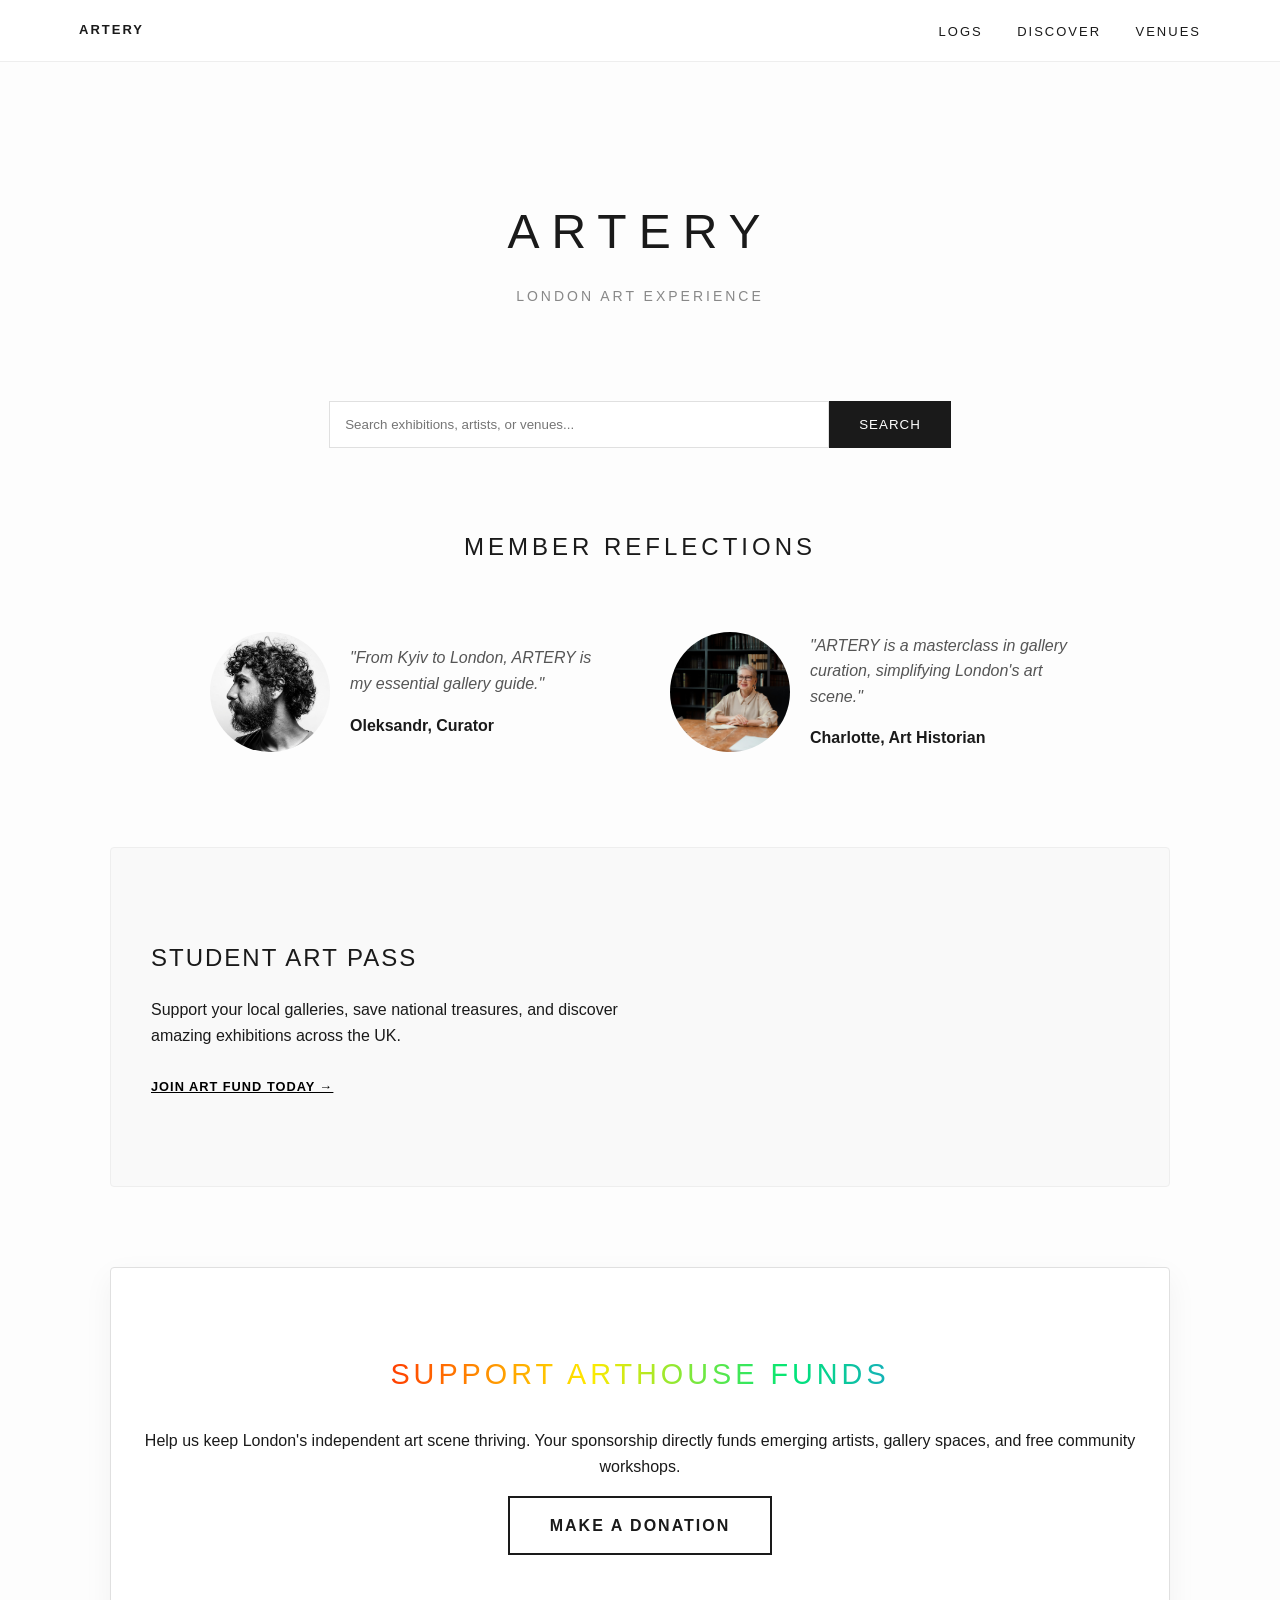
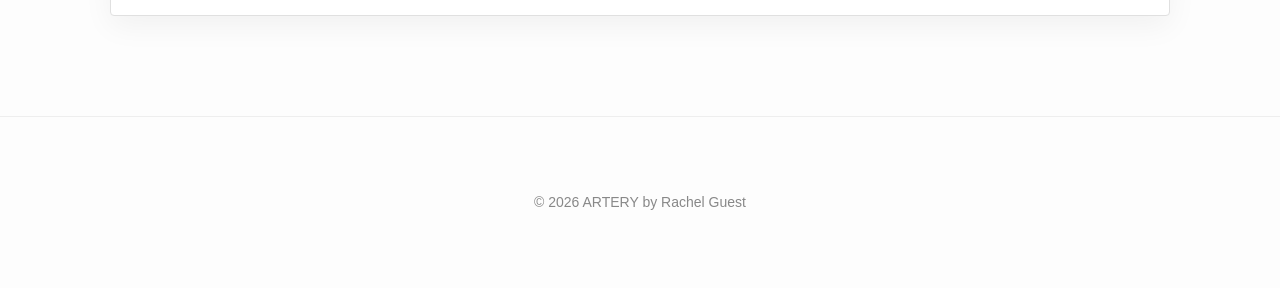
<file: index.html>
<!doctype html>
<html lang="en">
  <head>
    <meta charset="UTF-8" />
    <meta name="viewport" content="width=device-width, initial-scale=1.0" />
    <title>ARTERY | Home</title>
    <link rel="stylesheet" href="styles.css" />
  </head>
  <body>
    <nav class="topnav">
      <a href="index.html" class="active">ARTERY</a>
      <div class="nav-links">
        <a href="logs.html">Logs</a>
        <a href="discover.html">Discover</a>
        <a href="venue.html">Venues</a>
      </div>
    </nav>

    <main class="container">
      <header class="hero-header">
        <h1>ARTERY</h1>
        <p>London Art Experience</p>
      </header>

      <form class="search-section">
        <input
          type="text"
          placeholder="Search exhibitions, artists, or venues..."
          aria-label="Search exhibitions, artists or venues"
        />
        <button type="submit">SEARCH</button>
      </form>

      <section>
        <h2
          style="
            text-align: center;
            font-weight: 300;
            letter-spacing: 4px;
            margin-bottom: 50px;
            text-transform: uppercase;
          "
        >
          Member Reflections
        </h2>

        <div class="reflections-container">
          <div class="reflection-item">
            <img src="assets/reviewer-1.jpg" alt="Oleksandr" />
            <div>
              <p style="font-style: italic; color: #555">
                "From Kyiv to London, ARTERY is my essential gallery guide."
              </p>
              <p><strong>Oleksandr, Curator</strong></p>
            </div>
          </div>

          <div class="reflection-item">
            <img src="assets/reviewer.jpg" alt="Charlotte" />
            <div>
              <p style="font-style: italic; color: #555">
                "ARTERY is a masterclass in gallery curation, simplifying
                London's art scene."
              </p>
              <p><strong>Charlotte, Art Historian</strong></p>
            </div>
          </div>
        </div>
      </section>

      <section
        style="
          display: flex;
          align-items: center;
          gap: 40px;
          background: #f9f9f9;
          padding: 40px;
          border-radius: 4px;
          margin: 80px 0;
          flex-wrap: wrap;
          border: 1px solid #eee;
        "
      >
        <div style="flex: 1; min-width: 300px">
          <h2
            style="
              font-weight: 300;
              letter-spacing: 2px;
              text-transform: uppercase;
              margin-bottom: 20px;
            "
          >
            Student Art Pass
          </h2>
          <p>
            Support your local galleries, save national treasures, and discover
            amazing exhibitions across the UK.
          </p>
          <p style="margin-top: 25px">
            <a
              href="https://www.artfund.org"
              target="_blank"
              style="
                color: black;
                font-weight: bold;
                text-decoration: underline;
                text-transform: uppercase;
                letter-spacing: 1px;
                font-size: 0.8rem;
              "
            >
              Join Art Fund Today →
            </a>
          </p>
        </div>

        <div style="flex: 1; min-width: 300px">
          <iframe
            width="100%"
            height="250"
            src="https://www.youtube.com/embed/1qnzmHQ0pWI"
            title="Art Fund Promotional Video"
            frameborder="0"
            allowfullscreen
            style="border-radius: 4px"
          ></iframe>
        </div>
      </section>

      <section class="arthouse-sponsor">
        <h2>Support ArtHouse Funds</h2>
        <p>
          Help us keep London's independent art scene thriving. Your sponsorship
          directly funds emerging artists, gallery spaces, and free community
          workshops.
        </p>
        <a
          href="https://arthouseunlimited.org/products/donate"
          target="_blank"
          class="donate-btn"
          >Make a Donation</a
        >
      </section>
    </main>

    <footer>
      <p>© 2026 ARTERY by Rachel Guest</p>
    </footer>
  </body>
</html>
</file>
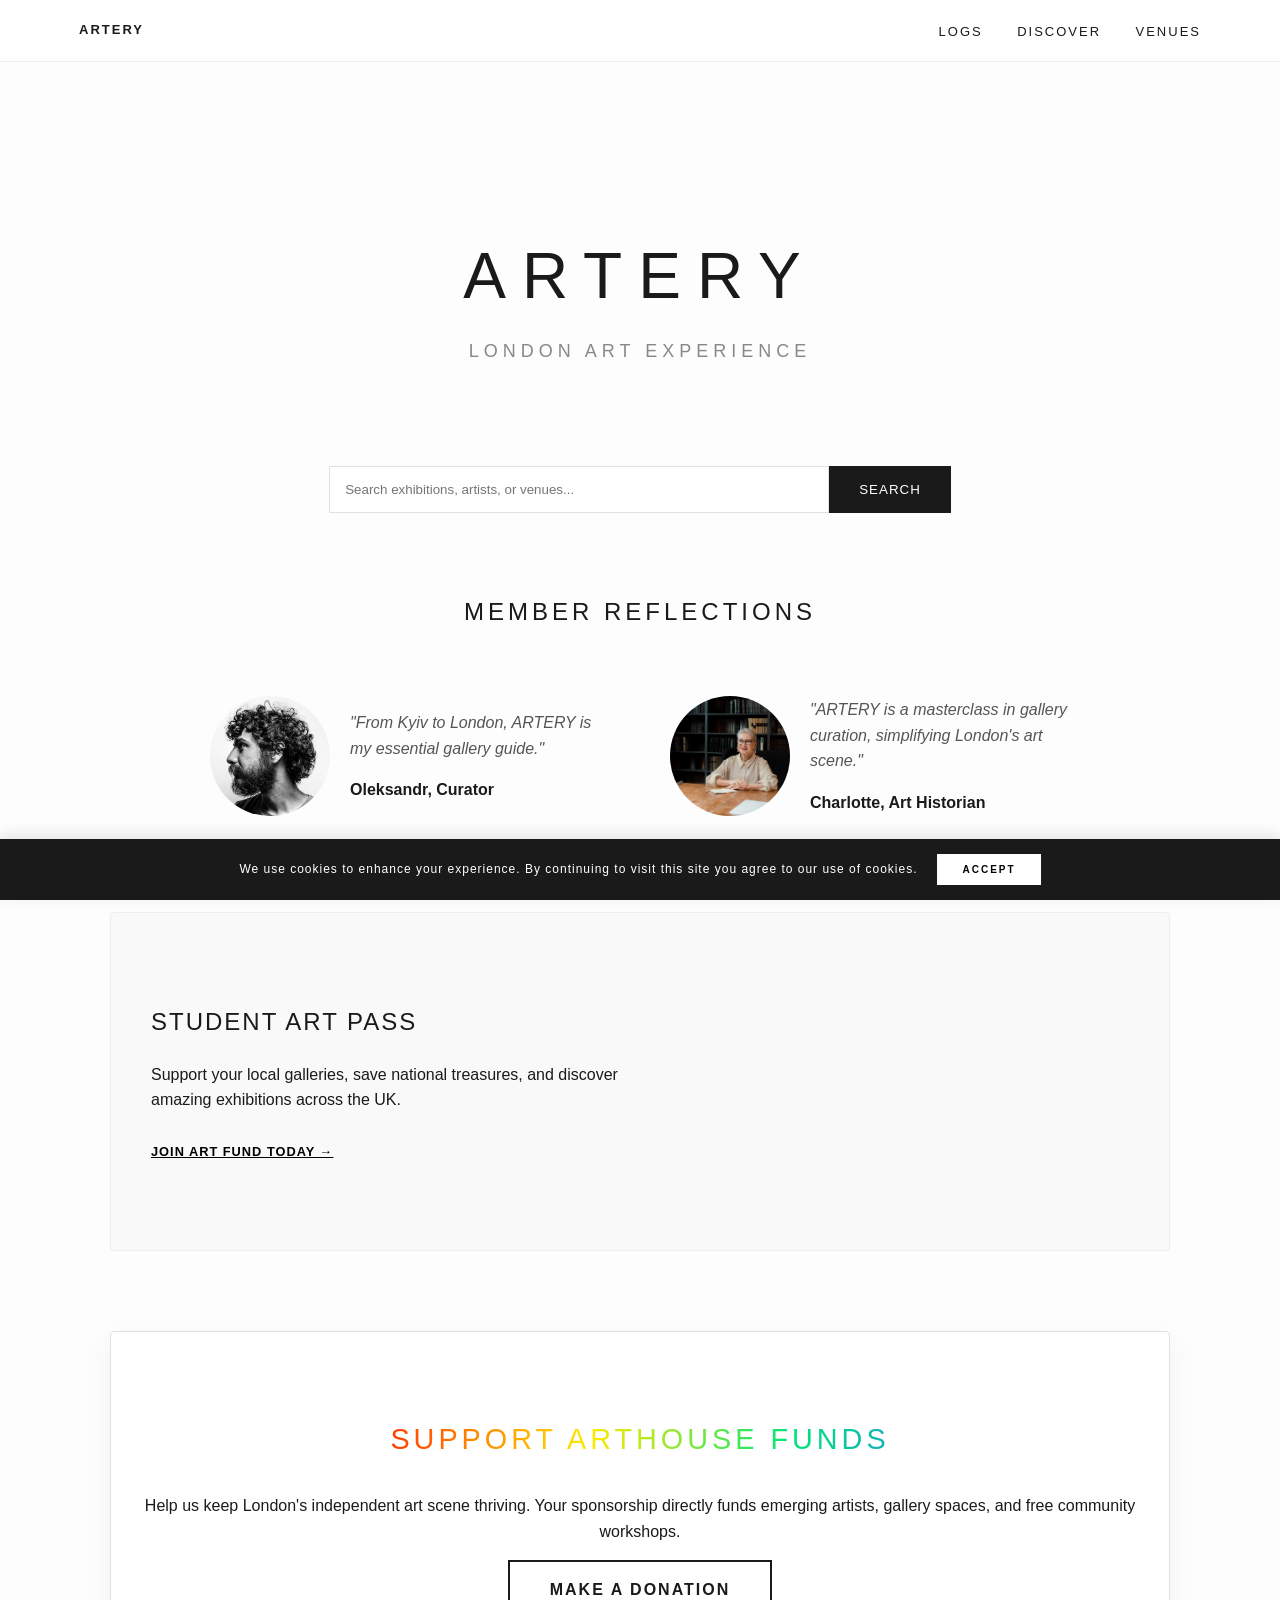
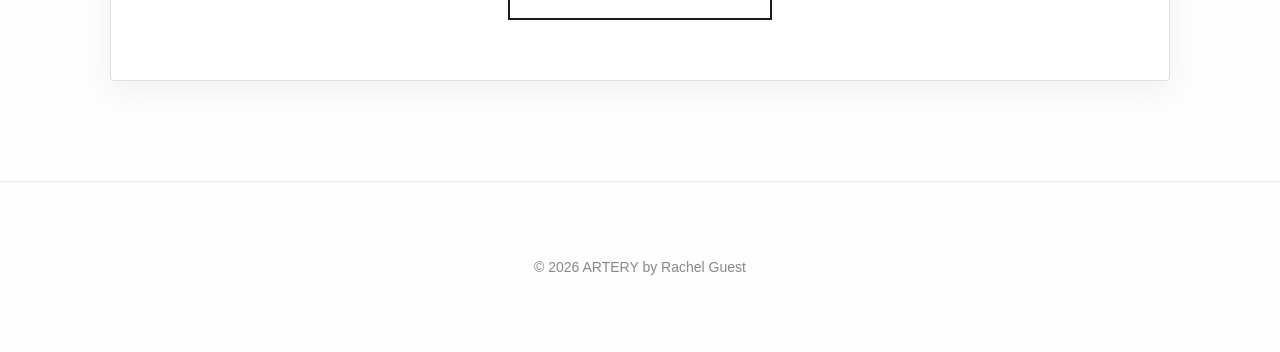
<file: artery/index.html>
<!doctype html>
<html lang="en">

<head>
  <meta charset="UTF-8" />
  <meta name="viewport" content="width=device-width, initial-scale=1.0" />
  <title>ARTERY | Home</title>

  <link rel="stylesheet" href="styles.css" />

  <style>
    /* ==========================================================================
       PAGE-SPECIFIC STYLES
       ========================================================================== */

    /* Hero Header Styling  */
    .hero-header {
      text-align: center;
      padding: 100px 0 60px 0;
    }

    .hero-header h1 {
      font-weight: 300;
      letter-spacing: 16px;
      font-size: 64px;
      margin-bottom: 10px;
      text-transform: uppercase;
      color: #1a1a1a;
    }

    .hero-header p {
      text-transform: uppercase;
      color: #888;
      letter-spacing: 5px;
      font-size: 18px;
      margin: 0;
    }

    /* Cookie Banner Styling */
    .cookie-banner {
      position: fixed;
      bottom: 0;
      left: 0;
      width: 100%;
      background-color: #1a1a1a;
      color: #fff;
      text-align: center;
      padding: 15px 20px;
      display: flex;
      justify-content: center;
      align-items: center;
      gap: 20px;
      z-index: 9999;
      font-family: "Helvetica Neue", Helvetica, Arial, sans-serif;
      font-size: 12px;
      letter-spacing: 1px;
      box-sizing: border-box;
      box-shadow: 0 -4px 15px rgba(0, 0, 0, 0.1);
    }

    .cookie-banner p {
      margin: 0;
    }

    .cookie-banner button {
      background: #fff;
      color: #000;
      border: none;
      padding: 10px 25px;
      text-transform: uppercase;
      letter-spacing: 2px;
      font-weight: bold;
      cursor: pointer;
      font-size: 10px;
      transition: background 0.3s ease;
    }

    .cookie-banner button:hover {
      background: #e0e0e0;
    }
  </style>
</head>

<body>
  <nav class="topnav">
    <a href="index.html" class="active">ARTERY</a>

    <div class="nav-links">
      <a href="logs.html">Logs</a>
      <a href="discover.html">Discover</a>
      <a href="venue.html">Venues</a>
    </div>
  </nav>

  <main class="container">
    <header class="hero-header">
      <h1>ARTERY</h1>
      <p>London Art Experience</p>
    </header>

    <form class="search-section">
      <input type="text" placeholder="Search exhibitions, artists, or venues..."
        aria-label="Search exhibitions, artists or venues" />
      <button type="submit">SEARCH</button>
    </form>

    <section>
      <h2 style="
            text-align: center;
            font-weight: 300;
            letter-spacing: 4px;
            margin-bottom: 50px;
            text-transform: uppercase;
          ">
        Member Reflections
      </h2>

      <div class="reflections-container">
        <div class="reflection-item">
          <img src="assets/reviewer-1.jpg" alt="Portrait of Oleksandr, curator" />
          <div>
            <p style="font-style: italic; color: #555">
              "From Kyiv to London, ARTERY is my essential gallery guide."
            </p>
            <p><strong>Oleksandr, Curator</strong></p>
          </div>
        </div>

        <div class="reflection-item">
          <img src="assets/reviewer.jpg" alt="Portrait of Charlotte, art historian" />
          <div>
            <p style="font-style: italic; color: #555">
              "ARTERY is a masterclass in gallery curation, simplifying
              London's art scene."
            </p>
            <p><strong>Charlotte, Art Historian</strong></p>
          </div>
        </div>
      </div>
    </section>

    <section style="
          display: flex;
          align-items: center;
          gap: 40px;
          background: #f9f9f9;
          padding: 40px;
          border-radius: 4px;
          margin: 80px 0;
          flex-wrap: wrap;
          border: 1px solid #eee;
        ">
      <div style="flex: 1; min-width: 300px">
        <h2 style="
              font-weight: 300;
              letter-spacing: 2px;
              text-transform: uppercase;
              margin-bottom: 20px;
            ">
          Student Art Pass
        </h2>

        <p>
          Support your local galleries, save national treasures, and discover
          amazing exhibitions across the UK.
        </p>

        <p style="margin-top: 25px">
          <a href="https://www.artfund.org" target="_blank" style="
                color: black;
                font-weight: bold;
                text-decoration: underline;
                text-transform: uppercase;
                letter-spacing: 1px;
                font-size: 0.8rem;
              ">
            Join Art Fund Today →
          </a>
        </p>
      </div>

      <div style="flex: 1; min-width: 300px">
        <iframe width="100%" height="250" src="https://www.youtube.com/embed/1qnzmHQ0pWI"
          title="Art Fund Promotional Video" frameborder="0" allowfullscreen style="border-radius: 4px">
        </iframe>
      </div>
    </section>

    <section class="arthouse-sponsor">
      <h2>Support ArtHouse Funds</h2>
      <p>
        Help us keep London's independent art scene thriving. Your sponsorship
        directly funds emerging artists, gallery spaces, and free community
        workshops.
      </p>
      <a href="https://arthouseunlimited.org/products/donate" target="_blank" class="donate-btn">
        Make a Donation
      </a>
    </section>
  </main>

  <footer>
    <p>© 2026 ARTERY by Rachel Guest</p>
  </footer>

  <div id="cookie-banner" class="cookie-banner">
    <p>
      We use cookies to enhance your experience. By continuing to visit this
      site you agree to our use of cookies.
    </p>
    <button id="accept-cookies">Accept</button>
  </div>

  <script>
    /**
     * COOKIE CONSENT LOGIC
     * Implementation: Rachel Guest
     * Reference: https://www.w3schools.com/js/js_cookies.asp
     * Technical Support / Google Gemini was consulted for explaining LocalStorage
     * implementation and event listener best practices.
     */
    document.addEventListener("DOMContentLoaded", function () {
      const banner = document.getElementById("cookie-banner");
      const acceptBtn = document.getElementById("accept-cookies");

      // Check for existing consent in LocalStorage
      if (localStorage.getItem("arteryCookieConsent") === "accepted") {
        banner.style.display = "none";
      }

      // Handle button click and set consent
      acceptBtn.addEventListener("click", function () {
        banner.style.display = "none";
        localStorage.setItem("arteryCookieConsent", "accepted");
      });
    });
  </script>
</body>

</html>
</file>
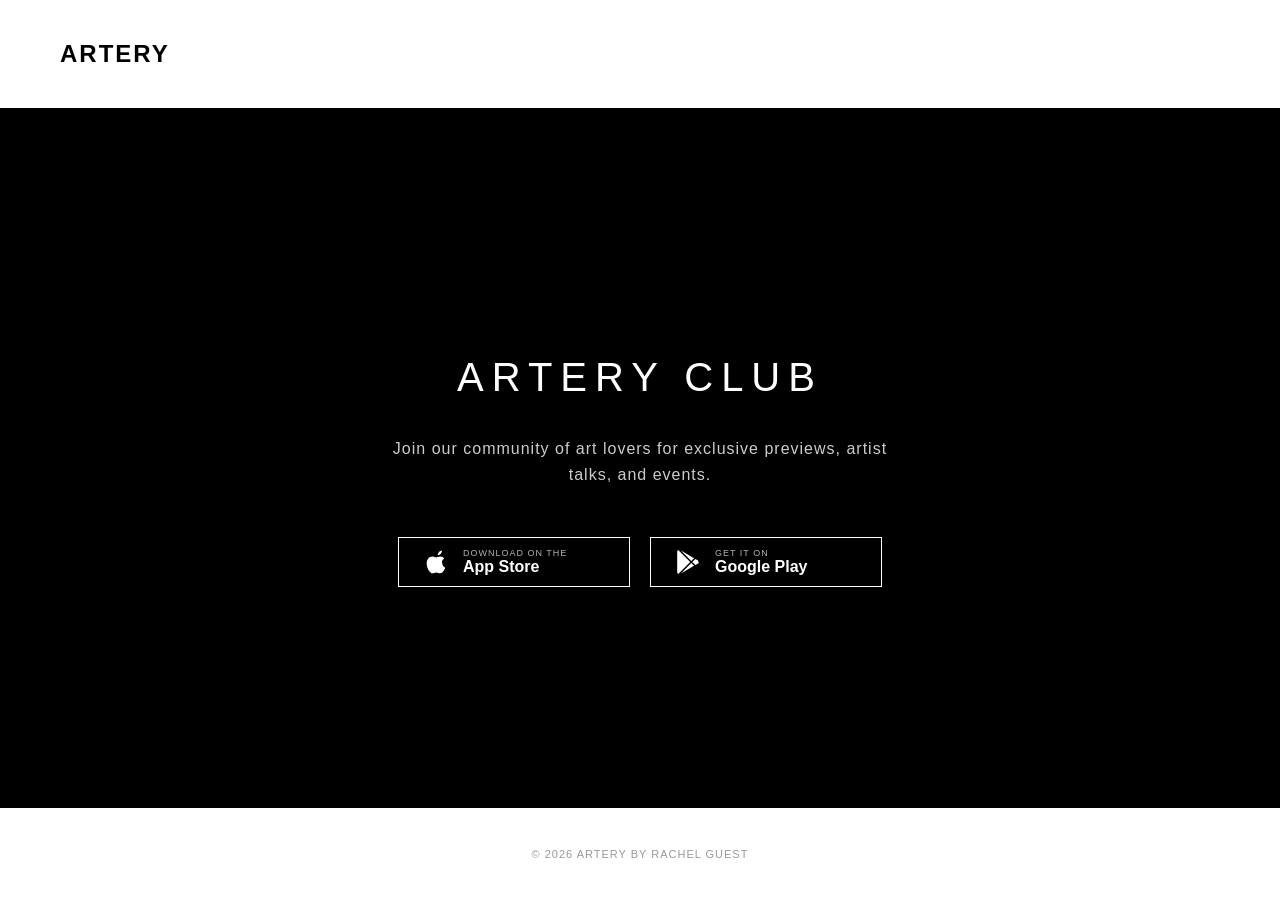
<file: arteryclub.html>
<!DOCTYPE html>
<html lang="en">
<head>
    <meta charset="UTF-8">
    <meta name="viewport" content="width=device-width, initial-scale=1.0">
    <title>ARTERY | Artery Club</title>
    <style>
        body {
            margin: 0;
            padding: 0;
            font-family: 'Helvetica Neue', Helvetica, Arial, sans-serif;
            background-color: #ffffff;
            color: #000;
            display: flex;
            flex-direction: column;
            min-height: 100vh;
        }

        header {
            padding: 40px 60px;
            display: flex;
            justify-content: space-between;
            align-items: center;
            letter-spacing: 2px;
        }

        .logo {
            font-weight: bold;
            font-size: 24px;
            text-decoration: none;
            color: #000;
        }

        /* Club Hero Section */
        .hero {
            background-color: #000;
            color: #fff;
            padding: 100px 20px;
            text-align: center;
            flex-grow: 1;
            display: flex;
            flex-direction: column;
            justify-content: center;
            align-items: center;
        }

        .hero h1 {
            font-size: clamp(24px, 5vw, 40px);
            font-weight: 300;
            letter-spacing: 8px;
            margin-bottom: 20px;
            text-transform: uppercase;
        }

        .hero p {
            font-size: 16px;
            letter-spacing: 1px;
            max-width: 500px;
            margin-bottom: 50px;
            opacity: 0.8;
            line-height: 1.6;
        }

        /* App Button Container */
        .app-buttons {
            display: flex;
            gap: 20px;
            flex-wrap: wrap;
            justify-content: center;
        }

        .btn {
            display: flex;
            align-items: center;
            border: 1px solid #fff;
            padding: 10px 25px;
            text-decoration: none;
            color: #fff;
            transition: all 0.3s ease;
            min-width: 180px;
            text-align: left;
        }

        .btn:hover {
            background-color: #fff;
            color: #000;
        }

        /* Styling the SVG icons */
        .btn svg {
            width: 24px;
            height: 24px;
            margin-right: 15px;
            fill: currentColor; /* Makes the logo change color with the text on hover */
        }

        .btn-text {
            display: flex;
            flex-direction: column;
        }

        .btn-text .top {
            font-size: 9px;
            letter-spacing: 1px;
            text-transform: uppercase;
            opacity: 0.7;
        }

        .btn-text .bottom {
            font-size: 16px;
            font-weight: bold;
        }

        footer {
            padding: 40px;
            text-align: center;
            font-size: 11px;
            color: #999;
            letter-spacing: 1px;
            text-transform: uppercase;
        }
    </style>
</head>
<body>

    <header>
        <a href="discover.html" class="logo">ARTERY</a>
    </header>

    <main class="hero">
        <h1>ARTERY CLUB</h1>
        <p>Join our community of art lovers for exclusive previews, artist talks, and events.</p>
        
        <div class="app-buttons">
            <a href="#" class="btn">
                <svg viewBox="0 0 384 512"><path d="M318.7 268.7c-.2-36.7 16.4-64.4 50-84.8-18.8-26.9-47.2-41.7-84.7-44.6-35.5-2.8-74.3 21.8-88.5 21.8-11.4 0-51.1-20.8-82.3-20.1-41.2 1-78.9 24.7-100 61.3-42 72.9-10.7 181.8 30.1 240.6 20 28.9 43.8 56.4 75.1 55.4 31.2-1 43.2-20.1 81.3-20.1 37.9 0 49.1 20.1 82 19.4 33.3-.7 54.3-24.5 74.4-53.6 23.1-33.5 32.5-65.9 33-67.6-1.7-.7-64.5-24.7-64.6-96.5zM294.1 82.2c15.6-18.7 26-44.4 23.1-70.1-22.1 1-48.8 15.2-64.5 34-14.1 16.6-26.6 42.9-23.2 67.8 24.5 1.9 49.1-13.1 64.6-31.7z"/></svg>
                <div class="btn-text">
                    <span class="top">Download on the</span>
                    <span class="bottom">App Store</span>
                </div>
            </a>

            <a href="#" class="btn">
                <svg viewBox="0 0 512 512"><path d="M325.3 234.3L104.6 13l280.8 161.2-60.1 60.1zM47 0C34 6.8 25.3 19.2 25.3 35.3v441.3c0 16.1 8.7 28.5 21.7 35.3l256.6-256L47 0zm425.2 225.6l-58.9-34.1-65.7 64.5 65.7 64.5 60.1-34.1c18-10.3 18-28.5-1.2-40.8zM325.3 277.7l60.1 60.1L104.6 499l220.7-221.3z"/></svg>
                <div class="btn-text">
                    <span class="top">Get it on</span>
                    <span class="bottom">Google Play</span>
                </div>
            </a>
        </div>
    </main>

    <footer>
        © 2026 ARTERY by Rachel Guest
    </footer>

</body>
</html>
</file>
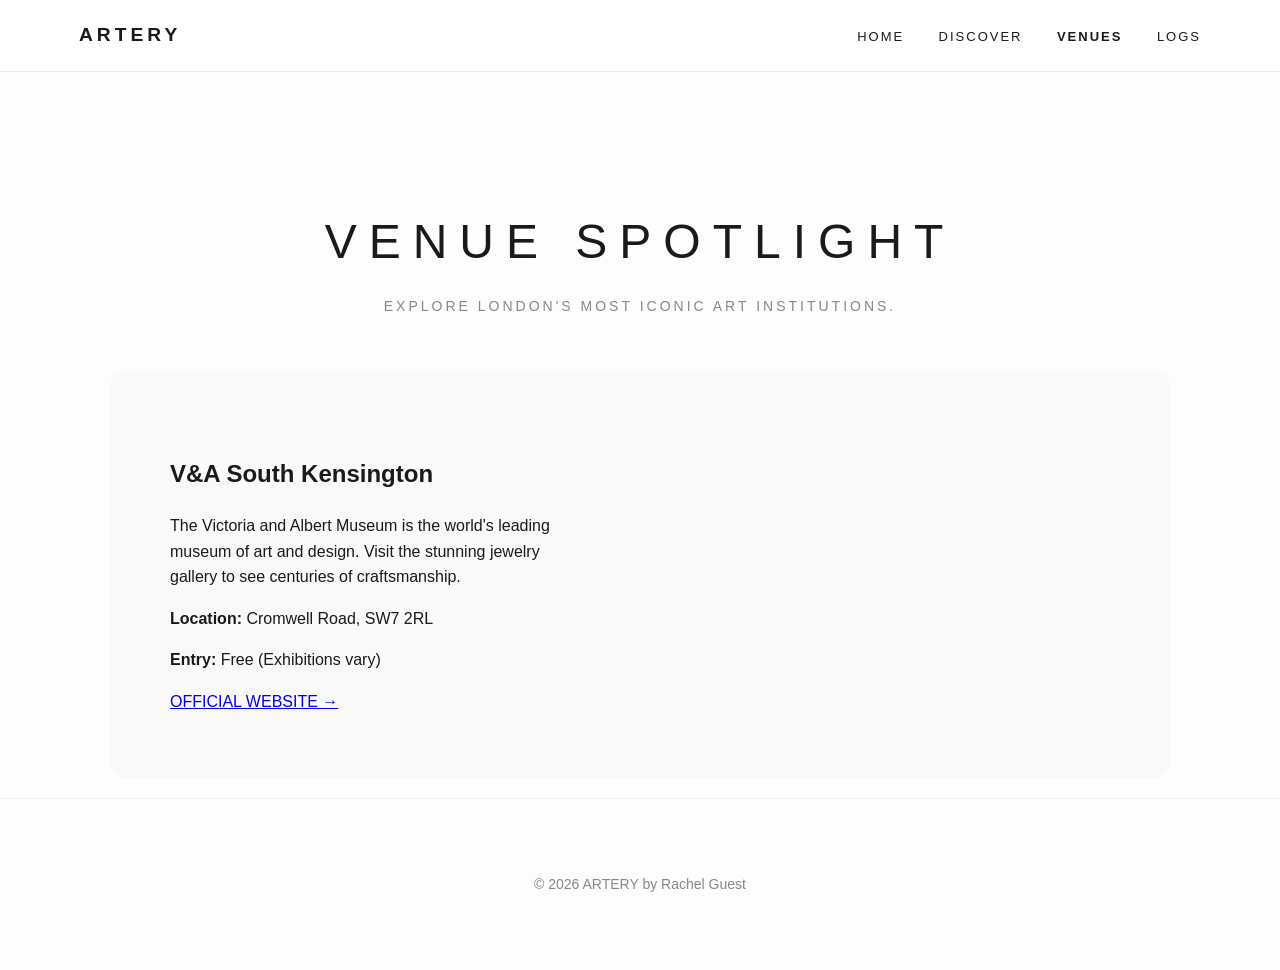
<file: venue.html>
<!doctype html>
<html lang="en">
  <head>
    <meta charset="UTF-8" />
    <meta name="viewport" content="width=device-width, initial-scale=1.0" />
    <title>ARTERY | Venues</title>
    <link rel="stylesheet" href="styles.css" />
  </head>
  <body>
    <!-- ===================== NAVIGATION ===================== -->
    <nav class="topnav">
      <a
        href="index.html"
        style="font-weight: bold; font-size: 1.2rem; letter-spacing: 4px"
        >ARTERY</a
      >
      <div class="nav-links">
        <a href="index.html">Home</a>
        <a href="discover.html">Discover</a>
        <a href="venue.html" class="active">Venues</a>
        <a href="logs.html">Logs</a>
      </div>
    </nav>

    <!-- ===================== MAIN CONTENT ===================== -->
    <main class="container">
      <header class="hero-header">
        <h1>VENUE SPOTLIGHT</h1>
        <p>EXPLORE LONDON'S MOST ICONIC ART INSTITUTIONS.</p>
      </header>

      <!-- ===================== VENUE SLIDER ===================== -->
      <div class="slider-wrapper">
        <button
          class="slide-arrow"
          id="venue-arrow-prev"
          aria-label="Previous Venue"
        >
          ‹
        </button>
        <button
          class="slide-arrow"
          id="venue-arrow-next"
          aria-label="Next Venue"
        >
          ›
        </button>

        <section class="venue-gallery" id="venue-container">
          <!-- ===================== VENUE 1 ===================== -->
          <div class="venue-slide">
            <div class="venue-info">
              <h2>V&A South Kensington</h2>
              <p>
                The Victoria and Albert Museum is the world's leading museum of
                art and design. Visit the stunning jewelry gallery to see
                centuries of craftsmanship.
              </p>
              <p><strong>Location:</strong> Cromwell Road, SW7 2RL</p>
              <p><strong>Entry:</strong> Free (Exhibitions vary)</p>
              <a href="https://www.vam.ac.uk" target="_blank" class="venue-link"
                >OFFICIAL WEBSITE →</a
              >
            </div>
            <div class="venue-video">
              <iframe
                src="https://www.youtube.com/embed/KK59F59HYl0"
                frameborder="0"
                allowfullscreen
              ></iframe>
            </div>
          </div>

          <!-- ===================== VENUE 2 ===================== -->
          <div class="venue-slide">
            <div class="venue-info">
              <h2>The National Gallery</h2>
              <p>
                Home to one of the greatest collections of paintings in the
                world, located in the heart of Trafalgar Square.
              </p>
              <p>
                <strong>Location:</strong> Trafalgar Square, London WC2N 5DN
              </p>
              <p><strong>Entry:</strong> Free</p>
              <a
                href="https://nationalgallery.org.uk"
                target="_blank"
                class="venue-link"
                >OFFICIAL WEBSITE →</a
              >
            </div>
            <div class="venue-video">
              <iframe
                src="https://www.youtube.com/embed/Ck5PuU0HB8k"
                frameborder="0"
                allowfullscreen
              ></iframe>
            </div>
          </div>

          <!-- ===================== VENUE 3 ===================== -->
          <div class="venue-slide">
            <div class="venue-info">
              <h2>The Design Museum</h2>
              <p>
                Devoted to contemporary design in every form, from architecture
                and fashion to graphics and product design.
              </p>
              <p>
                <strong>Location:</strong> 224-238 Kensington High St, W8 6AG
              </p>
              <p><strong>Entry:</strong> Ticketed</p>
              <a
                href="https://designmuseum.org"
                target="_blank"
                class="venue-link"
                >OFFICIAL WEBSITE →</a
              >
            </div>
            <div class="venue-video">
              <iframe
                src="https://www.youtube.com/embed/X1XwYjnOb7w"
                frameborder="0"
                allowfullscreen
              ></iframe>
            </div>
          </div>

          <!-- ===================== VENUE 4 ===================== -->
          <div class="venue-slide">
            <div class="venue-info">
              <h2>Fashion and Textile Museum</h2>
              <p>
                A cutting-edge center for contemporary fashion, textiles, and
                jewelry in London, founded by Zandra Rhodes.
              </p>
              <p><strong>Location:</strong> 83 Bermondsey St, London SE1 3XF</p>
              <p><strong>Entry:</strong> Ticketed</p>
              <a
                href="https://fashiontextilemuseum.org/"
                target="_blank"
                class="venue-link"
                >OFFICIAL WEBSITE →</a
              >
            </div>
            <div class="venue-video">
              <iframe
                src="https://www.youtube.com/embed/u_88j9B2qEQ"
                frameborder="0"
                allowfullscreen
              ></iframe>
            </div>
          </div>

          <!-- ===================== VENUE 5 ===================== -->
          <div class="venue-slide">
            <div class="venue-info">
              <h2>Young V&A</h2>
              <p>
                A museum designed with and for children, young people, and
                families to spark imagination and creativity.
              </p>
              <p><strong>Location:</strong> Bethnal Green, London E2 9PA</p>
              <p><strong>Entry:</strong> Free</p>
              <a
                href="https://www.vam.ac.uk/young"
                target="_blank"
                class="venue-link"
                >OFFICIAL WEBSITE →</a
              >
            </div>
            <div class="venue-video">
              <iframe
                src="https://www.youtube.com/embed/D3C9U6d_Ra0"
                frameborder="0"
                allowfullscreen
              ></iframe>
            </div>
          </div>
        </section>
      </div>
    </main>

    <!-- ===================== FOOTER ===================== -->
    <footer>
      <p>© 2026 ARTERY by Rachel Guest</p>
    </footer>

    <!-- ===================== VENUE SLIDER JS ===================== -->
    <script>
      const vContainer = document.getElementById("venue-container");
      const vNextButton = document.getElementById("venue-arrow-next");
      const vPrevButton = document.getElementById("venue-arrow-prev");

      vNextButton.addEventListener("click", () => {
        const slideWidth = vContainer.querySelector(".venue-slide").offsetWidth;
        vContainer.scrollLeft += slideWidth + 60; // add gap
      });

      vPrevButton.addEventListener("click", () => {
        const slideWidth = vContainer.querySelector(".venue-slide").offsetWidth;
        vContainer.scrollLeft -= slideWidth + 60;
      });
    </script>
  </body>
</html>
</file>
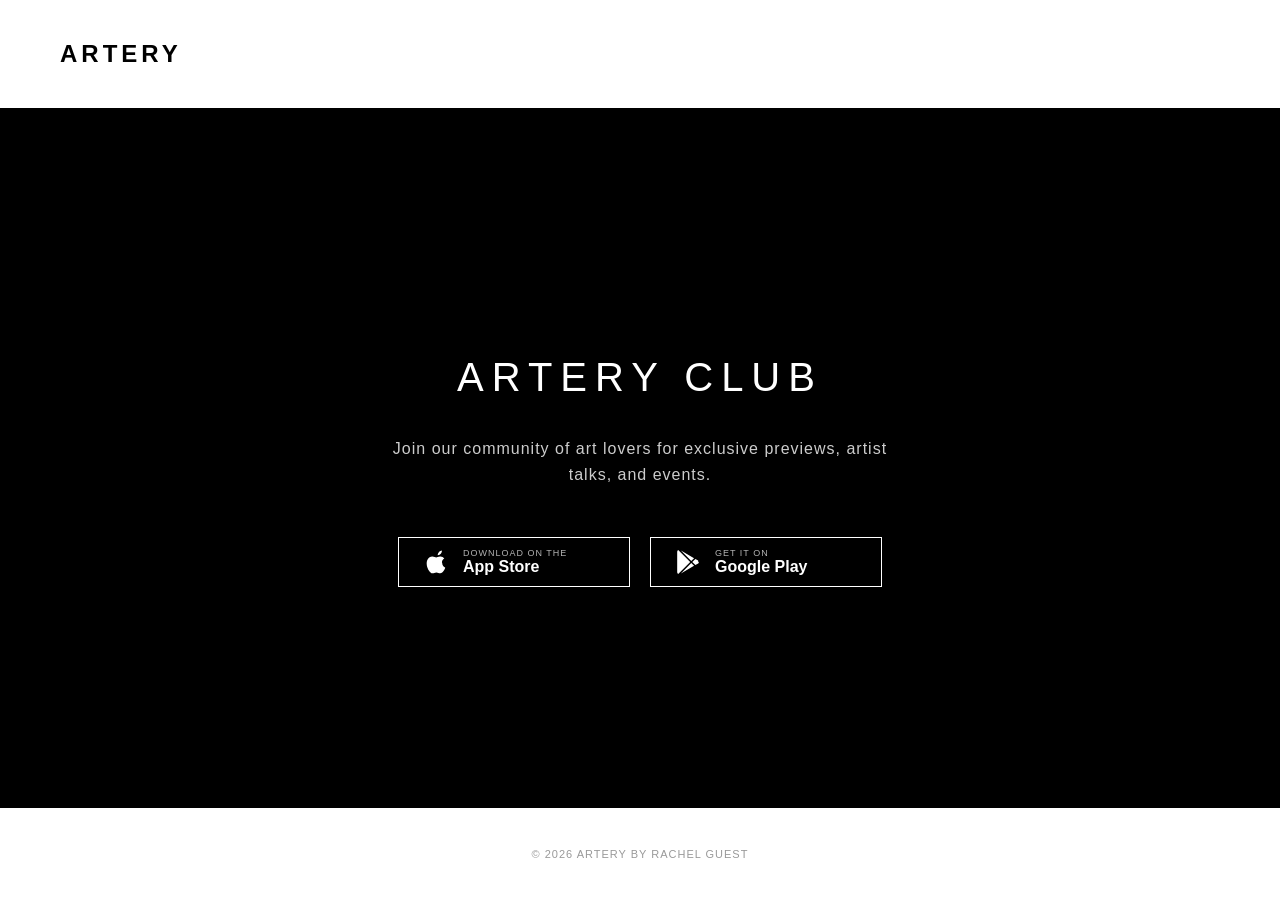
<file: artery/arteryclub.html>
<!doctype html>
<html lang="en">

<head>
    <meta charset="UTF-8" />
    <meta name="viewport" content="width=device-width, initial-scale=1.0" />
    <title>ARTERY | Artery Club</title>
    <style>
        /* ==========================================================================
       GLOBAL CLUB STYLES
       Author: Rachel Guest
       Sourced Logic: Flexbox Centering via W3Schools 
       (https://www.w3schools.com/css/css3_flexbox.asp)
       ========================================================================== */
        body {
            margin: 0;
            padding: 0;
            font-family: "Helvetica Neue", Helvetica, Arial, sans-serif;
            background-color: #ffffff;
            color: #000;
            display: flex;
            flex-direction: column;
            min-height: 100vh;
        }

        header {
            padding: 40px 60px;
            display: flex;
            justify-content: space-between;
            align-items: center;
            letter-spacing: 2px;
        }

        .logo {
            font-weight: bold;
            font-size: 24px;
            text-decoration: none;
            color: #000;
            letter-spacing: 4px;
        }

        /* --- CLUB HERO SECTION --- 
       Designed as a high-contrast landing area to drive app downloads.
    */
        .hero {
            background-color: #000;
            color: #fff;
            padding: 100px 20px;
            text-align: center;
            flex-grow: 1;
            display: flex;
            flex-direction: column;
            justify-content: center;
            align-items: center;
        }

        .hero h1 {
            font-size: clamp(24px, 5vw, 40px);
            font-weight: 300;
            letter-spacing: 8px;
            margin-bottom: 20px;
            text-transform: uppercase;
        }

        .hero p {
            font-size: 16px;
            letter-spacing: 1px;
            max-width: 500px;
            margin-bottom: 50px;
            opacity: 0.8;
            line-height: 1.6;
        }

        /* --- APP BUTTON CONTAINER --- 
       Button styling logic: Inspired by W3Schools Button Groups
       (https://www.w3schools.com/howto/howto_css_button_group.asp)
    */
        .app-buttons {
            display: flex;
            gap: 20px;
            flex-wrap: wrap;
            justify-content: center;
        }

        .btn {
            display: flex;
            align-items: center;
            border: 1px solid #fff;
            padding: 10px 25px;
            text-decoration: none;
            color: #fff;
            transition: all 0.3s ease;
            min-width: 180px;
            text-align: left;
        }

        .btn:hover {
            background-color: #fff;
            color: #000;
        }

        /* --- SVG ICON STYLING --- 
       Citations: Icons sourced via Font Awesome SVG library patterns 
       (Reference: https://www.w3schools.com/graphics/svg_intro.asp)
    */
        .btn svg {
            width: 24px;
            height: 24px;
            margin-right: 15px;
            fill: currentColor;
            /* Inherits text colour for seamless hover transitions */
        }

        .btn-text {
            display: flex;
            flex-direction: column;
        }

        .btn-text .top {
            font-size: 9px;
            letter-spacing: 1px;
            text-transform: uppercase;
            opacity: 0.7;
        }

        .btn-text .bottom {
            font-size: 16px;
            font-weight: bold;
        }

        footer {
            padding: 40px;
            text-align: center;
            font-size: 11px;
            color: #999;
            letter-spacing: 1px;
            text-transform: uppercase;
        }
    </style>
</head>

<body>
    <header>
        <a href="discover.html" class="logo">ARTERY</a>
    </header>

    <main class="hero">
        <h1>ARTERY CLUB</h1>
        <p>
            Join our community of art lovers for exclusive previews, artist talks,
            and events.
        </p>

        <div class="app-buttons">
            <a href="#" class="btn">
                <svg viewBox="0 0 384 512">
                    <path
                        d="M318.7 268.7c-.2-36.7 16.4-64.4 50-84.8-18.8-26.9-47.2-41.7-84.7-44.6-35.5-2.8-74.3 21.8-88.5 21.8-11.4 0-51.1-20.8-82.3-20.1-41.2 1-78.9 24.7-100 61.3-42 72.9-10.7 181.8 30.1 240.6 20 28.9 43.8 56.4 75.1 55.4 31.2-1 43.2-20.1 81.3-20.1 37.9 0 49.1 20.1 82 19.4 33.3-.7 54.3-24.5 74.4-53.6 23.1-33.5 32.5-65.9 33-67.6-1.7-.7-64.5-24.7-64.6-96.5zM294.1 82.2c15.6-18.7 26-44.4 23.1-70.1-22.1 1-48.8 15.2-64.5 34-14.1 16.6-26.6 42.9-23.2 67.8 24.5 1.9 49.1-13.1 64.6-31.7z" />
                </svg>
                <div class="btn-text">
                    <span class="top">Download on the</span>
                    <span class="bottom">App Store</span>
                </div>
            </a>

            <a href="#" class="btn">
                <svg viewBox="0 0 512 512">
                    <path
                        d="M325.3 234.3L104.6 13l280.8 161.2-60.1 60.1zM47 0C34 6.8 25.3 19.2 25.3 35.3v441.3c0 16.1 8.7 28.5 21.7 35.3l256.6-256L47 0zm425.2 225.6l-58.9-34.1-65.7 64.5 65.7 64.5 60.1-34.1c18-10.3 18-28.5-1.2-40.8zM325.3 277.7l60.1 60.1L104.6 499l220.7-221.3z" />
                </svg>
                <div class="btn-text">
                    <span class="top">Get it on</span>
                    <span class="bottom">Google Play</span>
                </div>
            </a>
        </div>
    </main>

    <footer>© 2026 ARTERY by Rachel Guest</footer>
</body>

</html>
</file>
<file: styles.css>
/* =====================================================
GLOBAL RESET
===================================================== */

* {
  box-sizing: border-box;
  }

/* =====================================================
ROOT VARIABLES
===================================================== */
:root {
--main-bg: #fdfdfd;
--text-color: #1a1a1a;
--accent-gray: #e0e0e0;
--nav-bg: #ffffff;
--button-green: #2ecc71;
}

/* =====================================================
GLOBAL STYLES
===================================================== */
body {
font-family: "Helvetica Neue", Arial, sans-serif;
background-color: var(--main-bg);
color: var(--text-color);
margin: 0;
line-height: 1.6;
}

.container {
max-width: 1100px;
margin: auto;
padding: 20px;
}

/* =====================
NAVIGATION
===================== */
.topnav {
display: flex;
justify-content: space-between;
align-items: center;
background-color: var(--nav-bg);
padding: 10px 5%;
border-bottom: 1px solid #eee;
position: sticky;
top: 0;
z-index: 1000;
}

.topnav a {
text-decoration: none;
text-transform: uppercase;
letter-spacing: 2px;
font-size: 13px;
padding: 10px 15px;
color: var(--text-color);
transition: 0.3s;
}

.topnav a.active {
font-weight: bold;
}

/* =====================
HOME PAGE & HERO
===================== */
.hero-header {
text-align: center;
padding: 80px 0 40px 0;
}

.hero-header h1 {
font-weight: 300;
letter-spacing: 12px;
font-size: 48px;
margin-bottom: 5px;
text-transform: uppercase;
}

.hero-header p {
text-transform: uppercase;
color: #888;
letter-spacing: 3px;
font-size: 14px;
}

.search-section {
display: flex;
justify-content: center;
margin: 40px 0 80px 0;
}

.search-section input {
width: 60%;
max-width: 500px;
padding: 15px;
border: 1px solid var(--accent-gray);
outline: none;
}

.search-section button {
background: var(--text-color);
color: white;
padding: 15px 30px;
border: none;
cursor: pointer;
letter-spacing: 1px;
}

.reflections-container {
display: flex;
justify-content: center;
gap: 60px;
flex-wrap: wrap;
margin: 40px 0 80px 0;
}

.reflection-item {
display: flex;
align-items: center;
gap: 20px;
max-width: 400px;
}

.reflection-item img {
width: 120px;
height: 120px;
border-radius: 50%;
object-fit: cover;
}

/* =====================
COMMUNITY LOGS
===================== */
.logs-grid {
display: flex;
flex-wrap: wrap;
gap: 30px;
justify-content: center;
margin-top: 20px;
}

.log-card {
flex: 1;
min-width: 300px;
max-width: 350px;
background: white;
padding: 25px;
border: 1px solid var(--accent-gray);
border-radius: 4px;
transition: 0.3s;
text-align: center;
}

.log-card:hover {
box-shadow: 0 4px 15px rgba(0,0,0,0.05);
transform: translateY(-5px);
}

.profile-pic {
width: 80px;
height: 80px;
border-radius: 50%;
object-fit: cover;
display: block;
margin: 0 auto 15px auto;
border: 1px solid var(--accent-gray);
}

.add-log-section {
background-color: #f9f9f9;
padding: 30px;
margin-bottom: 50px;
border: 1px solid var(--accent-gray);
border-radius: 4px;
text-align: center;
}

.log-form {
display: flex;
flex-direction: column;
max-width: 500px;
margin: 0 auto;
gap: 15px;
}

.log-form input,
.log-form textarea {
padding: 12px 15px;
border: 1px solid #ccc;
font-family: inherit;
font-size: 0.9rem;
}

.log-form button {
background: black;
color: white;
border: none;
padding: 15px;
cursor: pointer;
text-transform: uppercase;
letter-spacing: 2px;
transition: 0.3s;
}

.log-form button:hover {
background: #333;
}

/* =========================================
DISCOVER PAGE & SLIDER
========================================= */
.slider-wrapper {
position: relative;
width: 100%;
}

.exhibition-gallery {
display: flex;
overflow-x: auto;
scroll-behavior: smooth;
gap: 20px;
scrollbar-width: none;
}

.exhibition-gallery::-webkit-scrollbar {
display: none;
}

.exhibition-link {
flex: 0 0 calc(33.33% - 14px);
text-decoration: none;
color: inherit;
}

.slide-arrow {
position: absolute;
top: 50%;
transform: translateY(-50%);
background: rgba(255, 255, 255, 0.95);
border: 1px solid var(--accent-gray);
font-size: 2rem;
padding: 10px 15px;
cursor: pointer;
z-index: 1000;
opacity: 0;
transition: 0.3s;
border-radius: 4px;
}

.slider-wrapper:hover .slide-arrow {
opacity: 1;
}

.exhibition-img {
width: 100%;
height: 280px;
object-fit: cover;
}

#slide-arrow-prev { left: 0; }
#slide-arrow-next { right: 0; }

#venue-arrow-prev { left: 10px; }
#venue-arrow-next { right: 10px; }

/* =========================================
DIRECTIONS FINDER
========================================= */
.directions-finder {
text-align: center;
padding: 40px 20px;
background-color: #f9f9f9;
margin-bottom: 50px;
border-top: 1px solid var(--accent-gray);
border-bottom: 1px solid var(--accent-gray);
}

.directions-form {
display: flex;
justify-content: center;
gap: 15px;
flex-wrap: wrap;
}

/* =========================================
RAINBOW ANIMATION
========================================= */
@keyframes rainbow-flow {
0% { background-position: 0% 50%; }
50% { background-position: 100% 50%; }
100% { background-position: 0% 50%; }
}
.artery-club-section h2 {
    font-size: 2rem;
    font-weight: 300;
    letter-spacing: 5px;
    text-transform: uppercase;
    margin-bottom: 20px;

    /* Swapped the horrid blue for a rainbow flowing in the opposite direction (to left) */
    background: linear-gradient(to left, #ff3d00, #ffea00, #00e676, #2979ff, #d500f9, #ff3d00);
    background-size: 200% auto;
    background-clip: text;
    -webkit-background-clip: text;
    -webkit-text-fill-color: transparent;
    animation: rainbow-flow 5s linear infinite;
    display: inline-block;
}

.artery-btn:hover { background:#fff; color:#000; }

/* =========================================
ARTHOUSE FUNDS SPONSOR
========================================= */
.arthouse-sponsor {
background:#fff;
color:#1a1a1a;
text-align:center;
padding:60px 20px;
margin:0 auto 80px auto;
width:100%;
border:1px solid var(--accent-gray);
box-shadow:0 10px 30px rgba(0,0,0,0.05);
border-radius:4px;
}

.arthouse-sponsor h2 {
font-weight:300;
letter-spacing:4px;
text-transform:uppercase;
margin-bottom:15px;
font-size:1.8rem;

background: linear-gradient(to right,#ff3d00,#ffea00,#00e676,#2979ff,#d500f9,#ff3d00);
background-size:200% auto;
background-clip:text;
-webkit-background-clip:text;
-webkit-text-fill-color:transparent;
animation: rainbow-flow 4s linear infinite;
display:inline-block;
}

.donate-btn {
display:inline-block;
background:transparent;
color:#1a1a1a;
border:2px solid #1a1a1a;
padding:15px 40px;
text-decoration:none;
text-transform:uppercase;
letter-spacing:2px;
font-weight:bold;
transition:0.3s;
}

.donate-btn:hover { background:#1a1a1a; color:#fff; }

/* =====================
VENUE PAGE SLIDER
===================== */

.venue-gallery{
display:flex;
overflow-x:auto;
scroll-behavior:smooth;
scroll-snap-type:x mandatory;
gap:0;
scrollbar-width:none;
}

.venue-gallery::-webkit-scrollbar{
display:none;
}

.venue-slide{
flex:0 0 100%;
display:flex;
align-items:center;
gap:60px;
background:#f9f9f9;
padding:60px;
border-radius:16px;
box-sizing:border-box;
scroll-snap-align:start;
}

.venue-info{
flex:1;
}

.venue-video{
flex:1.3;
}

.venue-video iframe{
width:100%;
aspect-ratio:16/9;
border-radius:16px;
border:none;
}

/* =====================
FOOTER
===================== */
footer{
text-align:center;
padding:60px;
font-size:14px;
color:#888;
border-top:1px solid #eee;
}
</file>
<file: artery/styles.css>
/* =====================================================
GLOBAL RESET
===================================================== */

* {
  box-sizing: border-box;
}

/* =====================================================
ROOT VARIABLES
===================================================== */
:root {
  --main-bg: #fdfdfd;
  --text-color: #1a1a1a;
  --accent-gray: #e0e0e0;
  --nav-bg: #ffffff;
  --button-green: #2ecc71;
}

/* =====================================================
GLOBAL STYLES
===================================================== */
body {
  font-family: "Helvetica Neue", Arial, sans-serif;
  background-color: var(--main-bg);
  color: var(--text-color);
  margin: 0;
  line-height: 1.6;
}

.container {
  max-width: 1100px;
  margin: auto;
  padding: 20px;
}

/* =====================
NAVIGATION
===================== */
.topnav {
  display: flex;
  justify-content: space-between;
  align-items: center;
  background-color: var(--nav-bg);
  padding: 10px 5%;
  border-bottom: 1px solid #eee;
  position: sticky;
  top: 0;
  z-index: 1000;
}

.topnav a {
  text-decoration: none;
  text-transform: uppercase;
  letter-spacing: 2px;
  font-size: 13px;
  padding: 10px 15px;
  color: var(--text-color);
  transition: 0.3s;
}

.topnav a.active {
  font-weight: bold;
}

/* =====================
HOME PAGE & HERO
===================== */
.hero-header {
  text-align: center;
  padding: 80px 0 40px 0;
}

.hero-header h1 {
  font-weight: 300;
  letter-spacing: 12px;
  font-size: 48px;
  margin-bottom: 5px;
  text-transform: uppercase;
}

.hero-header p {
  text-transform: uppercase;
  color: #888;
  letter-spacing: 3px;
  font-size: 14px;
}

.search-section {
  display: flex;
  justify-content: center;
  margin: 40px 0 80px 0;
}

.search-section input {
  width: 60%;
  max-width: 500px;
  padding: 15px;
  border: 1px solid var(--accent-gray);
  outline: none;
}

.search-section button {
  background: var(--text-color);
  color: white;
  padding: 15px 30px;
  border: none;
  cursor: pointer;
  letter-spacing: 1px;
}

.reflections-container {
  display: flex;
  justify-content: center;
  gap: 60px;
  flex-wrap: wrap;
  margin: 40px 0 80px 0;
}

.reflection-item {
  display: flex;
  align-items: center;
  gap: 20px;
  max-width: 400px;
}

.reflection-item img {
  width: 120px;
  height: 120px;
  border-radius: 50%;
  object-fit: cover;
}

/* =====================
COMMUNITY LOGS
===================== */
.logs-grid {
  display: flex;
  flex-wrap: wrap;
  gap: 30px;
  justify-content: center;
  margin-top: 20px;
}

.log-card {
  flex: 1;
  min-width: 300px;
  max-width: 350px;
  background: white;
  padding: 25px;
  border: 1px solid var(--accent-gray);
  border-radius: 4px;
  transition: 0.3s;
  text-align: center;
}

.log-card:hover {
  box-shadow: 0 4px 15px rgba(0,0,0,0.05);
  transform: translateY(-5px);
}

.profile-pic {
  width: 80px;
  height: 80px;
  border-radius: 50%;
  object-fit: cover;
  display: block;
  margin: 0 auto 15px auto;
  border: 1px solid var(--accent-gray);
}

.add-log-section {
  background-color: #f9f9f9;
  padding: 30px;
  margin-bottom: 50px;
  border: 1px solid var(--accent-gray);
  border-radius: 4px;
  text-align: center;
}

.log-form {
  display: flex;
  flex-direction: column;
  max-width: 500px;
  margin: 0 auto;
  gap: 15px;
}

.log-form input,
.log-form textarea {
  padding: 12px 15px;
  border: 1px solid #ccc;
  font-family: inherit;
  font-size: 0.9rem;
}

.log-form button {
  background: black;
  color: white;
  border: none;
  padding: 15px;
  cursor: pointer;
  text-transform: uppercase;
  letter-spacing: 2px;
  transition: 0.3s;
}

.log-form button:hover {
  background: #333;
}

/* =========================================
DISCOVER PAGE & SLIDER
========================================= */
.slider-wrapper {
  position: relative;
  width: 100%;
}

.exhibition-gallery {
  display: flex;
  overflow-x: auto;
  scroll-behavior: smooth;
  gap: 20px;
  scrollbar-width: none;
}

.exhibition-gallery::-webkit-scrollbar {
  display: none;
}

/* FLEX FIX APPLIED HERE */
.exhibition-link {
  flex: 0 0 calc(33.33% - 14px);
  min-width: 300px;
  text-decoration: none;
  color: inherit;
  display: flex; 
}

.exhibition-card {
  border: 1px solid var(--accent-gray);
  background: #fff;
  transition: transform 0.3s ease;
  width: 100%; 
  display: flex; 
  flex-direction: column; 
}

.exhibition-img {
  width: 100%;
  height: 280px;
  object-fit: cover;
  display: block;
}

.card-content {
  padding: 20px;
  display: flex;
  flex-direction: column;
  flex-grow: 1;
  justify-content: space-between;
}

.card-content p {
  margin: 0 0 10px 0 !important;
  font-size: 11px !important;
  letter-spacing: 0.2px !important;
  white-space: nowrap !important;
  overflow: hidden !important;
  display: block !important;
  text-transform: uppercase;
}

.cta-text {
  display: block;
  margin-top: 10px;
  font-size: 0.75rem;
  font-weight: bold;
  color: #666;
}
/* END OF FLEX FIX */

.slide-arrow {
  position: absolute;
  top: 50%;
  transform: translateY(-50%);
  background: rgba(255, 255, 255, 0.95);
  border: 1px solid var(--accent-gray);
  font-size: 2rem;
  padding: 10px 15px;
  cursor: pointer;
  z-index: 1000;
  opacity: 0;
  transition: 0.3s;
  border-radius: 4px;
}

.slider-wrapper:hover .slide-arrow {
  opacity: 1;
}

#slide-arrow-prev { left: 0; }
#slide-arrow-next { right: 0; }

#venue-arrow-prev { left: 10px; }
#venue-arrow-next { right: 10px; }

/* =========================================
DIRECTIONS FINDER
========================================= */
.directions-finder {
  text-align: center;
  padding: 40px 20px;
  background-color: #f9f9f9;
  margin-bottom: 50px;
  border-top: 1px solid var(--accent-gray);
  border-bottom: 1px solid var(--accent-gray);
}

.directions-form {
  display: flex;
  justify-content: center;
  gap: 15px;
  flex-wrap: wrap;
}

/* =========================================
RAINBOW ANIMATION
========================================= */
@keyframes rainbow-flow {
  0% { background-position: 0% 50%; }
  50% { background-position: 100% 50%; }
  100% { background-position: 0% 50%; }
}
.artery-club-section h2 {
  font-size: 2rem;
  font-weight: 300;
  letter-spacing: 5px;
  text-transform: uppercase;
  margin-bottom: 20px;
  background: linear-gradient(to left, #ff3d00, #ffea00, #00e676, #2979ff, #d500f9, #ff3d00);
  background-size: 200% auto;
  background-clip: text;
  -webkit-background-clip: text;
  -webkit-text-fill-color: transparent;
  animation: rainbow-flow 5s linear infinite;
  display: inline-block;
}

.artery-btn:hover { background:#fff; color:#000; }

/* =========================================
ARTHOUSE FUNDS SPONSOR
========================================= */
.arthouse-sponsor {
  background:#fff;
  color:#1a1a1a;
  text-align:center;
  padding:60px 20px;
  margin:0 auto 80px auto;
  width:100%;
  border:1px solid var(--accent-gray);
  box-shadow:0 10px 30px rgba(0,0,0,0.05);
  border-radius:4px;
}

.arthouse-sponsor h2 {
  font-weight:300;
  letter-spacing:4px;
  text-transform:uppercase;
  margin-bottom:15px;
  font-size:1.8rem;
  background: linear-gradient(to right,#ff3d00,#ffea00,#00e676,#2979ff,#d500f9,#ff3d00);
  background-size:200% auto;
  background-clip:text;
  -webkit-background-clip:text;
  -webkit-text-fill-color:transparent;
  animation: rainbow-flow 4s linear infinite;
  display:inline-block;
}

.donate-btn {
  display:inline-block;
  background:transparent;
  color:#1a1a1a;
  border:2px solid #1a1a1a;
  padding:15px 40px;
  text-decoration:none;
  text-transform:uppercase;
  letter-spacing:2px;
  font-weight:bold;
  transition:0.3s;
}

.donate-btn:hover { background:#1a1a1a; color:#fff; }

/* =====================
VENUE PAGE SLIDER
===================== */

.venue-gallery{
  display:flex;
  overflow-x:auto;
  scroll-behavior:smooth;
  scroll-snap-type:x mandatory;
  gap:0;
  scrollbar-width:none;
}

.venue-gallery::-webkit-scrollbar{
  display:none;
}

.venue-slide{
  flex:0 0 100%;
  display:flex;
  align-items:center;
  gap:60px;
  background:#f9f9f9;
  padding:60px;
  border-radius:16px;
  box-sizing:border-box;
  scroll-snap-align:start;
}

.venue-info{
  flex:1;
}

.venue-video{
  flex:1.3;
}

.venue-video iframe{
  width:100%;
  aspect-ratio:16/9;
  border-radius:16px;
  border:none;
}

/* =====================
FOOTER
===================== */
footer{
  text-align:center;
  padding:60px;
  font-size:14px;
  color:#888;
  border-top:1px solid #eee;
}
</file>
